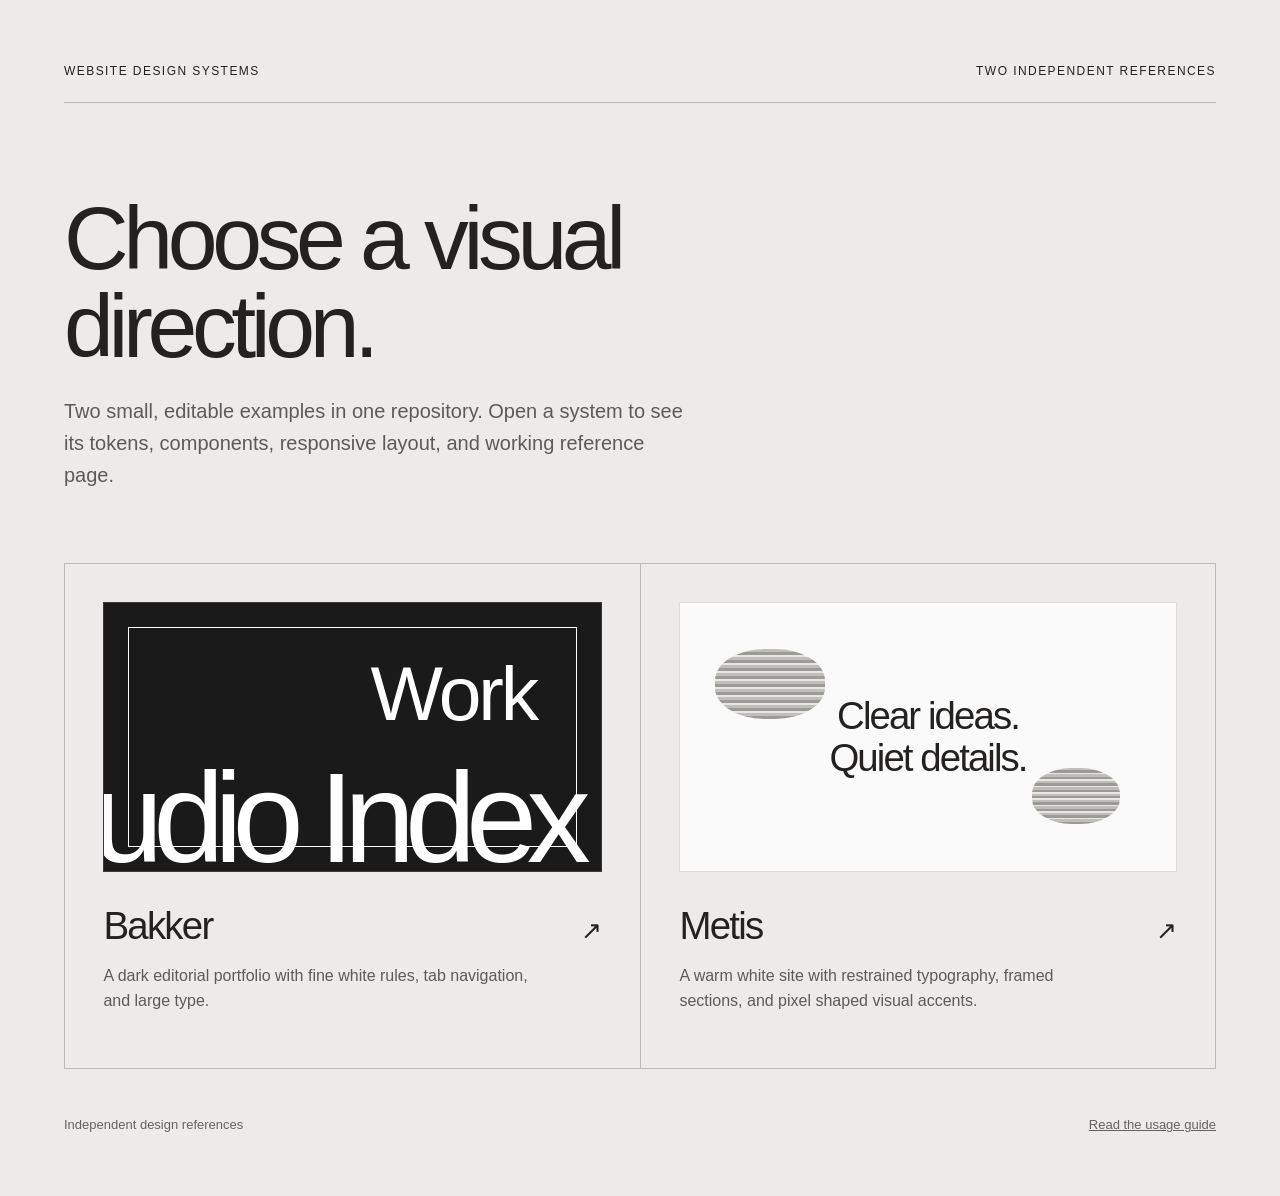
<file: index.html>
<!doctype html>
<html lang="en">
<head>
  <meta charset="utf-8">
  <meta name="viewport" content="width=device-width, initial-scale=1">
  <meta name="description" content="Two standalone website design systems inspired by the Bakker portfolio and Metis website.">
  <title>Website design systems — Bakker / Metis</title>
  <style>
    :root { color-scheme: light; font-family: Helvetica, Arial, sans-serif; }
    * { box-sizing: border-box; }
    body { margin: 0; background: #ecebea; color: #242220; }
    a { color: inherit; }
    a:focus-visible { outline: 2px solid currentColor; outline-offset: 4px; }
    .wrap { max-width: 1360px; margin: auto; padding: clamp(24px, 5vw, 72px); }
    header { display: flex; align-items: baseline; justify-content: space-between; gap: 24px; border-bottom: 1px solid #bab8b5; padding-bottom: 24px; }
    .eyebrow, .meta { font-size: 12px; letter-spacing: .12em; text-transform: uppercase; }
    h1 { max-width: 820px; margin: 92px 0 24px; font-size: clamp(48px, 7vw, 104px); font-weight: 400; letter-spacing: -.06em; line-height: .98; }
    .intro { max-width: 620px; margin: 0 0 72px; color: #5d5b58; font-size: clamp(16px, 1.6vw, 20px); line-height: 1.6; }
    .grid { display: grid; grid-template-columns: repeat(2, minmax(0, 1fr)); border: 1px solid #bab8b5; }
    .card { display: flex; flex-direction: column; min-height: 480px; padding: clamp(24px, 3vw, 42px); text-decoration: none; transition: transform .2s ease; }
    .card + .card { border-left: 1px solid #bab8b5; }
    .card:hover .visit { transform: translateX(5px); }
    .preview { position: relative; flex: 1; min-height: 270px; overflow: hidden; margin-bottom: 32px; }
    .bakker .preview { background: #1a1a1a; color: white; border: 1px solid #383838; }
    .bakker .preview::before { content: ""; position: absolute; inset: 24px; border: 1px solid #fff; }
    .bakker .preview::after { content: "Work"; position: absolute; right: 13%; top: 17%; font-size: clamp(48px, 6vw, 90px); letter-spacing: -.04em; }
    .bakker .preview span { position: absolute; right: 20px; bottom: -20px; font-size: clamp(70px, 10vw, 150px); white-space: nowrap; letter-spacing: -.08em; }
    .metis .preview { display: grid; place-items: center; background: #fafafa; border: 1px solid #dedcda; }
    .metis .preview::before, .metis .preview::after { content: ""; position: absolute; width: 110px; height: 70px; border-radius: 45%; background: repeating-linear-gradient(0deg, #74716d 0 3px, #a7a49f 3px 6px, #e0dedb 6px 8px); opacity: .7; }
    .metis .preview::before { top: 17%; left: 7%; }
    .metis .preview::after { bottom: 15%; right: 9%; transform: scale(.8); }
    .metis .preview span { z-index: 1; max-width: 400px; padding: 24px; text-align: center; font-size: clamp(31px, 3vw, 51px); letter-spacing: -.05em; line-height: 1.1; }
    .label { display: flex; justify-content: space-between; gap: 20px; align-items: baseline; }
    h2 { margin: 0; font-size: clamp(28px, 3vw, 42px); font-weight: 400; letter-spacing: -.045em; }
    .visit { font-size: 25px; transition: transform .2s ease; }
    .description { max-width: 430px; color: #5d5b58; line-height: 1.55; }
    footer { display: flex; justify-content: space-between; gap: 20px; margin-top: 48px; color: #65635f; font-size: 13px; }
    @media (max-width: 760px) { .grid { grid-template-columns: 1fr; } .card + .card { border-left: 0; border-top: 1px solid #bab8b5; } .card { min-height: 420px; } h1 { margin-top: 68px; } }
    @media (prefers-reduced-motion: reduce) { * { transition-duration: 0s !important; } }
  </style>
</head>
<body>
  <div class="wrap">
    <header><span class="eyebrow">Website design systems</span><span class="meta">Two independent references</span></header>
    <main>
      <h1>Choose a visual direction.</h1>
      <p class="intro">Two small, editable examples in one repository. Open a system to see its tokens, components, responsive layout, and working reference page.</p>
      <div class="grid">
        <a class="card bakker" href="systems/bakker/" aria-label="Explore the Bakker design system">
          <div class="preview" aria-hidden="true"><span>Studio Index</span></div>
          <div class="label"><h2>Bakker</h2><span class="visit" aria-hidden="true">↗</span></div>
          <p class="description">A dark editorial portfolio with fine white rules, tab navigation, and large type.</p>
        </a>
        <a class="card metis" href="systems/metis/" aria-label="Explore the Metis design system">
          <div class="preview" aria-hidden="true"><span>Clear ideas.<br>Quiet details.</span></div>
          <div class="label"><h2>Metis</h2><span class="visit" aria-hidden="true">↗</span></div>
          <p class="description">A warm white site with restrained typography, framed sections, and pixel shaped visual accents.</p>
        </a>
      </div>
    </main>
    <footer><span>Independent design references</span><a href="README.md">Read the usage guide</a></footer>
  </div>
</body>
</html>
</file>
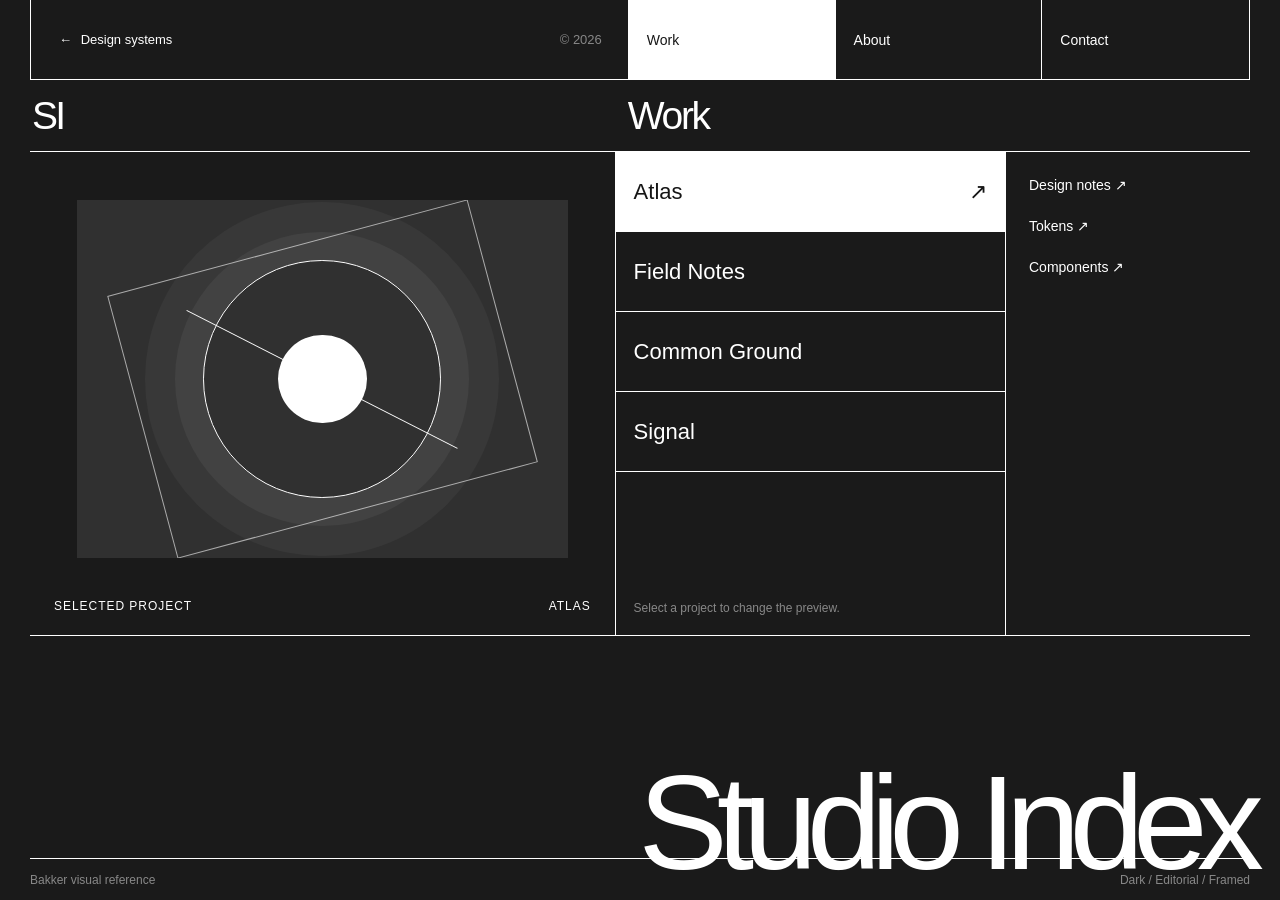
<file: systems/bakker/index.html>
<!doctype html>
<html lang="en">
<head>
  <meta charset="utf-8">
  <meta name="viewport" content="width=device-width, initial-scale=1">
  <meta name="description" content="Copyable dark editorial portfolio design reference.">
  <title>Bakker design system — Website design systems</title>
  <link rel="stylesheet" href="tokens.css">
  <link rel="stylesheet" href="components.css">
  <script src="demo.js" defer></script>
</head>
<body>
  <a class="skip-link" href="#main">Skip to content</a>
  <div class="bk-shell">
    <header class="bk-header">
      <a class="bk-back" href="../../" aria-label="All design systems">← <span>Design systems</span></a>
      <span class="bk-year">© 2026</span>
      <nav class="bk-tabs" role="tablist" aria-label="Portfolio sections">
        <button class="bk-tab" id="tab-work" type="button" role="tab" aria-controls="panel-work" aria-selected="true" tabindex="0" data-tab="work">Work</button>
        <button class="bk-tab" id="tab-about" type="button" role="tab" aria-controls="panel-about" aria-selected="false" tabindex="-1" data-tab="about">About</button>
        <button class="bk-tab" id="tab-contact" type="button" role="tab" aria-controls="panel-contact" aria-selected="false" tabindex="-1" data-tab="contact">Contact</button>
      </nav>
    </header>

    <div class="bk-heading-row">
      <span class="bk-monogram" aria-label="Studio Index">SI</span>
      <h1 id="section-title">Work</h1>
    </div>

    <main id="main" class="bk-main">
      <div class="bk-tab-panels">
        <section class="bk-panel" id="panel-work" role="tabpanel" aria-labelledby="tab-work" data-panel="work">
          <div class="bk-work-grid">
            <div class="bk-preview" aria-label="Selected project preview">
              <div class="bk-preview-art" id="project-art" data-art="01" aria-hidden="true"><span class="bk-art-orbit"></span><span class="bk-art-core"></span></div>
              <div class="bk-preview-caption"><span>Selected project</span><strong id="project-preview-title">Atlas</strong></div>
            </div>
            <div class="bk-project-list" aria-label="Sample projects">
              <button class="bk-project" type="button" data-project="Atlas" data-art="01" aria-pressed="true"><span>Atlas</span><span aria-hidden="true">↗</span></button>
              <button class="bk-project" type="button" data-project="Field Notes" data-art="02" aria-pressed="false"><span>Field Notes</span><span aria-hidden="true">↗</span></button>
              <button class="bk-project" type="button" data-project="Common Ground" data-art="03" aria-pressed="false"><span>Common Ground</span><span aria-hidden="true">↗</span></button>
              <button class="bk-project" type="button" data-project="Signal" data-art="04" aria-pressed="false"><span>Signal</span><span aria-hidden="true">↗</span></button>
              <div class="bk-project-note">Select a project to change the preview.</div>
            </div>
            <aside class="bk-links" aria-label="Reference details">
              <a href="README.md">Design notes ↗</a>
              <a href="tokens.css">Tokens ↗</a>
              <a href="components.css">Components ↗</a>
            </aside>
          </div>
        </section>

        <section class="bk-panel bk-text-panel" id="panel-about" role="tabpanel" aria-labelledby="tab-about" data-panel="about" hidden>
          <div class="bk-text-intro"><span class="bk-index">01 / About</span><h2>Considered work,<br>clear structure.</h2></div>
          <div class="bk-text-copy"><p>This example shows the portfolio system's broad margins, crisp rules, modest labels, and unusually large display type.</p><p>Use it for work that needs breathing room and a direct, editorial voice.</p></div>
        </section>

        <section class="bk-panel bk-text-panel" id="panel-contact" role="tabpanel" aria-labelledby="tab-contact" data-panel="contact" hidden>
          <div class="bk-text-intro"><span class="bk-index">02 / Contact</span><h2>Start a<br>conversation.</h2></div>
          <div class="bk-text-copy"><p>This is a sample contact state. Replace these details with your own before publishing a new site.</p><p class="bk-contact-rule">Your name<br>Your email<br>Your location</p></div>
        </section>
      </div>
      <div class="bk-signature" aria-hidden="true">Studio Index</div>
    </main>
    <footer class="bk-footer"><span>Bakker visual reference</span><span>Dark / Editorial / Framed</span></footer>
  </div>
</body>
</html>
</file>
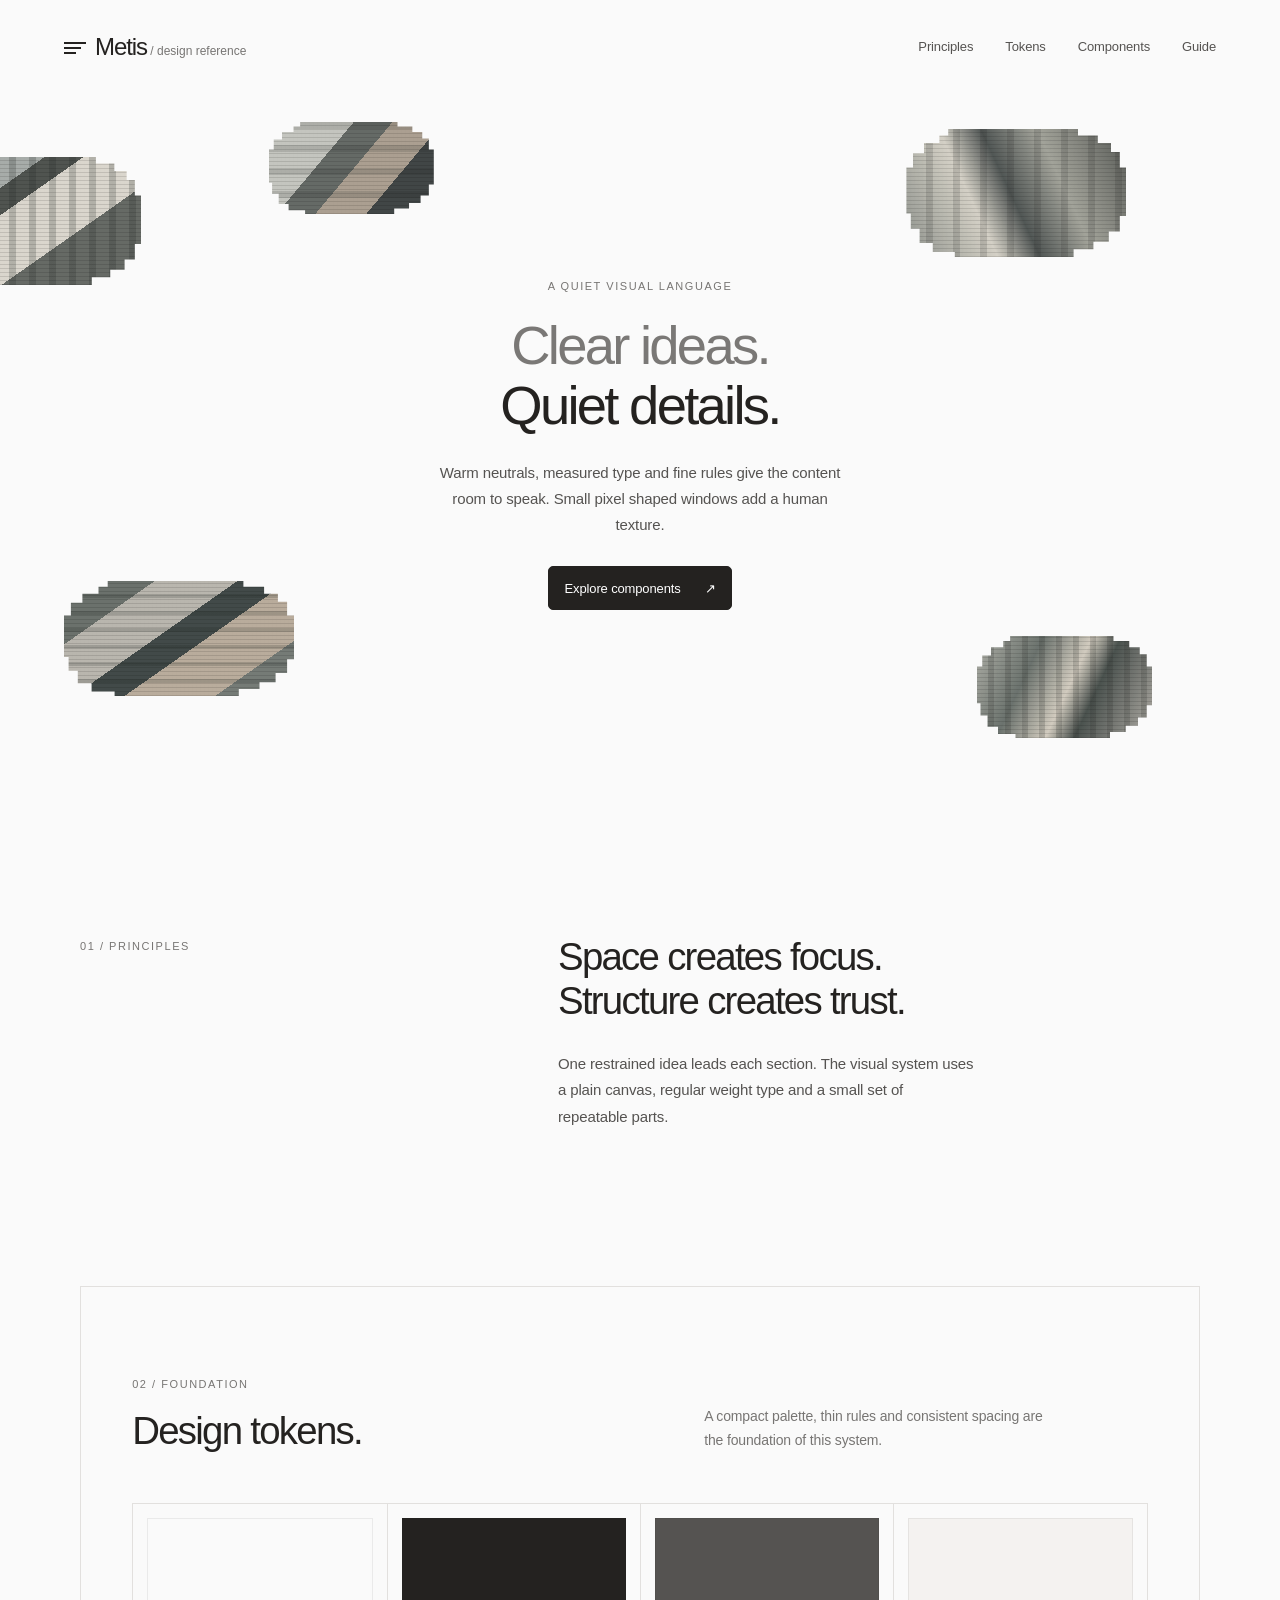
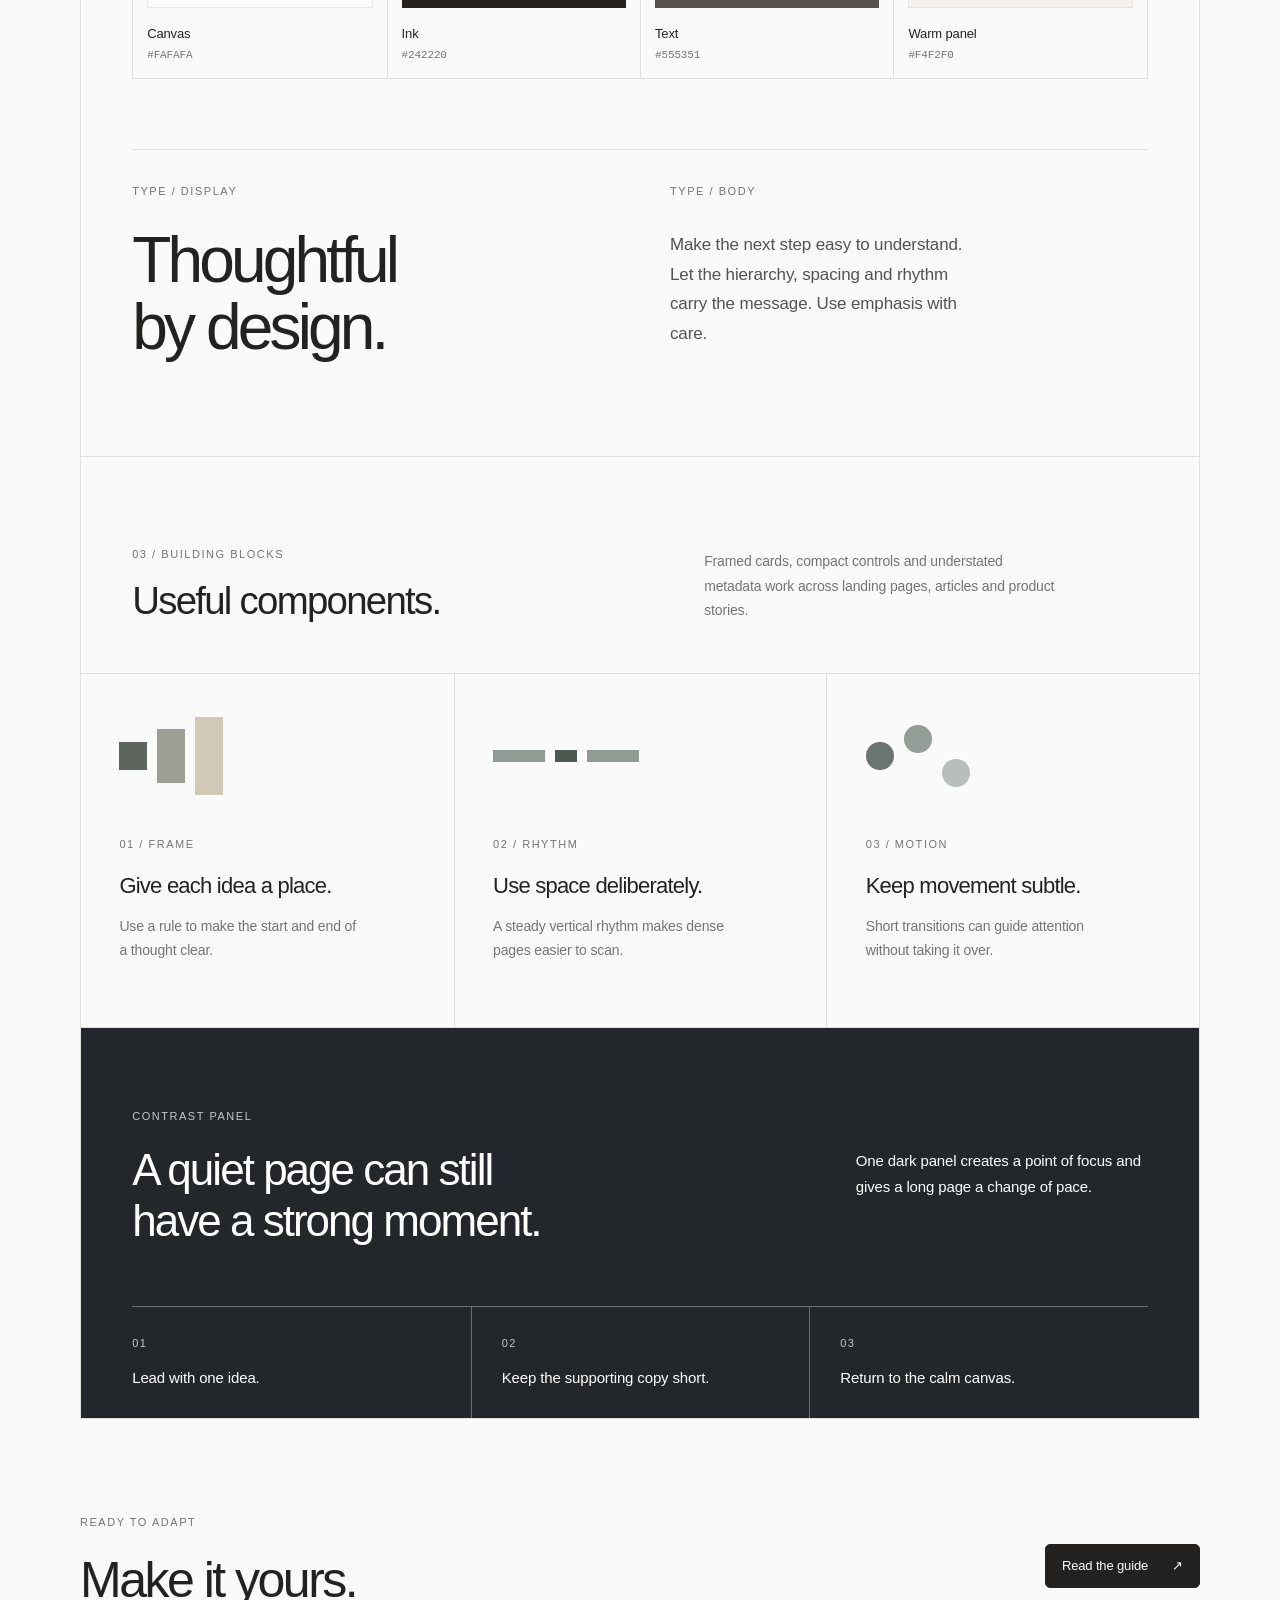
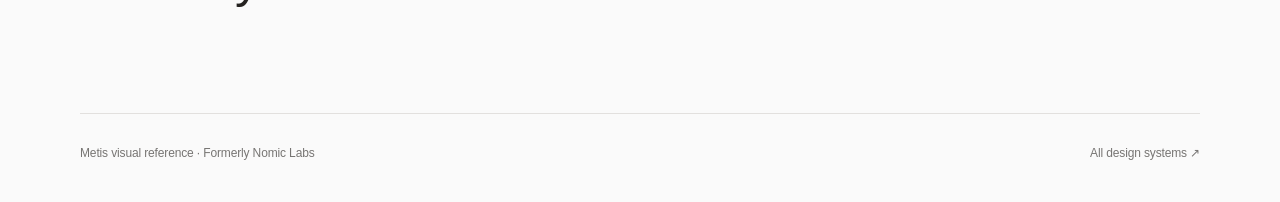
<file: systems/metis/index.html>
<!doctype html>
<html lang="en">
<head>
  <meta charset="utf-8">
  <meta name="viewport" content="width=device-width, initial-scale=1">
  <meta name="description" content="Copyable light, framed website design reference inspired by the Metis website.">
  <title>Metis design system — Website design systems</title>
  <link rel="stylesheet" href="tokens.css">
  <link rel="stylesheet" href="components.css">
</head>
<body>
  <a class="mt-skip" href="#main">Skip to content</a>
  <header class="mt-header">
    <a class="mt-back" href="../../" aria-label="All design systems"><span class="mt-mark" aria-hidden="true"><i></i><i></i><i></i></span><span>Metis<span class="mt-reference"> / design reference</span></span></a>
    <nav class="mt-nav" aria-label="Design system sections">
      <a href="#principles">Principles</a>
      <a href="#tokens">Tokens</a>
      <a href="#components">Components</a>
      <a href="README.md">Guide</a>
    </nav>
  </header>

  <main id="main">
    <section class="mt-hero" aria-labelledby="mt-title">
      <div class="mt-portal mt-portal-one" aria-hidden="true"><div class="mt-portal-art mt-art-one"></div></div>
      <div class="mt-portal mt-portal-two" aria-hidden="true"><div class="mt-portal-art mt-art-two"></div></div>
      <div class="mt-portal mt-portal-three" aria-hidden="true"><div class="mt-portal-art mt-art-three"></div></div>
      <div class="mt-portal mt-portal-four" aria-hidden="true"><div class="mt-portal-art mt-art-four"></div></div>
      <div class="mt-portal mt-portal-five" aria-hidden="true"><div class="mt-portal-art mt-art-five"></div></div>
      <div class="mt-hero-copy">
        <p class="mt-kicker">A quiet visual language</p>
        <h1 id="mt-title"><span>Clear ideas.</span><br>Quiet details.</h1>
        <p>Warm neutrals, measured type and fine rules give the content room to speak. Small pixel shaped windows add a human texture.</p>
        <a class="mt-button" href="#components">Explore components <span aria-hidden="true">↗</span></a>
      </div>
    </section>

    <section class="mt-statement mt-width" id="principles" aria-labelledby="principles-title">
      <div class="mt-statement-label"><span class="mt-kicker">01 / Principles</span></div>
      <div><h2 id="principles-title">Space creates focus.<br>Structure creates trust.</h2><p>One restrained idea leads each section. The visual system uses a plain canvas, regular weight type and a small set of repeatable parts.</p></div>
    </section>

    <div class="mt-frame mt-width">
      <section class="mt-section" id="tokens" aria-labelledby="tokens-title">
        <div class="mt-section-heading"><div><p class="mt-kicker">02 / Foundation</p><h2 id="tokens-title">Design tokens.</h2></div><p>A compact palette, thin rules and consistent spacing are the foundation of this system.</p></div>
        <div class="mt-swatches" aria-label="Color tokens">
          <div class="mt-swatch"><div class="mt-swatch-color mt-swatch-canvas"></div><strong>Canvas</strong><code>#FAFAFA</code></div>
          <div class="mt-swatch"><div class="mt-swatch-color mt-swatch-ink"></div><strong>Ink</strong><code>#242220</code></div>
          <div class="mt-swatch"><div class="mt-swatch-color mt-swatch-text"></div><strong>Text</strong><code>#555351</code></div>
          <div class="mt-swatch"><div class="mt-swatch-color mt-swatch-panel"></div><strong>Warm panel</strong><code>#F4F2F0</code></div>
        </div>
        <div class="mt-type-specimen"><div><span class="mt-kicker">Type / Display</span><p class="mt-display">Thoughtful<br>by design.</p></div><div><span class="mt-kicker">Type / Body</span><p class="mt-body-sample">Make the next step easy to understand. Let the hierarchy, spacing and rhythm carry the message. Use emphasis with care.</p></div></div>
      </section>

      <section class="mt-section mt-components-section" id="components" aria-labelledby="components-title">
        <div class="mt-section-heading"><div><p class="mt-kicker">03 / Building blocks</p><h2 id="components-title">Useful components.</h2></div><p>Framed cards, compact controls and understated metadata work across landing pages, articles and product stories.</p></div>
        <div class="mt-component-grid">
          <article class="mt-feature"><div class="mt-feature-visual mt-feature-visual-one" aria-hidden="true"><span></span><span></span><span></span></div><p class="mt-kicker">01 / Frame</p><h3>Give each idea a place.</h3><p>Use a rule to make the start and end of a thought clear.</p></article>
          <article class="mt-feature"><div class="mt-feature-visual mt-feature-visual-two" aria-hidden="true"><span></span><span></span><span></span></div><p class="mt-kicker">02 / Rhythm</p><h3>Use space deliberately.</h3><p>A steady vertical rhythm makes dense pages easier to scan.</p></article>
          <article class="mt-feature"><div class="mt-feature-visual mt-feature-visual-three" aria-hidden="true"><span></span><span></span><span></span></div><p class="mt-kicker">03 / Motion</p><h3>Keep movement subtle.</h3><p>Short transitions can guide attention without taking it over.</p></article>
        </div>
      </section>

      <section class="mt-contrast" aria-labelledby="contrast-title">
        <div><p class="mt-kicker">Contrast panel</p><h2 id="contrast-title">A quiet page can still<br>have a strong moment.</h2></div>
        <p>One dark panel creates a point of focus and gives a long page a change of pace.</p>
        <div class="mt-contrast-details"><div><span>01</span><p>Lead with one idea.</p></div><div><span>02</span><p>Keep the supporting copy short.</p></div><div><span>03</span><p>Return to the calm canvas.</p></div></div>
      </section>
    </div>

    <section class="mt-closing mt-width"><div><p class="mt-kicker">Ready to adapt</p><h2>Make it yours.</h2></div><a class="mt-button" href="README.md">Read the guide <span aria-hidden="true">↗</span></a></section>
  </main>
  <footer class="mt-footer mt-width"><span>Metis visual reference · Formerly Nomic Labs</span><a href="../../">All design systems ↗</a></footer>
</body>
</html>
</file>
<file: systems/bakker/tokens.css>
:root {
  color-scheme: dark;
  --bk-canvas: #1a1a1a;
  --bk-ink: #ffffff;
  --bk-muted: #888888;
  --bk-rule: #ffffff;
  --bk-panel: #252525;
  --bk-inverse-ink: #161616;
  --bk-page-gutter: clamp(18px, 2.35vw, 30px);
  --bk-header-height: 80px;
  --bk-list-width: 32%;
  --bk-links-width: 20%;
  --bk-body-font: Inter, Helvetica, Arial, sans-serif;
  --bk-ease: cubic-bezier(.2, .7, .2, 1);
}
</file>
<file: systems/bakker/components.css>
* { box-sizing: border-box; }
html { scroll-behavior: smooth; }
body { margin: 0; background: var(--bk-canvas); color: var(--bk-ink); font-family: var(--bk-body-font); -webkit-font-smoothing: antialiased; }
button, a { font: inherit; }
button { cursor: pointer; }
a { color: inherit; }
:focus-visible { outline: 2px solid var(--bk-ink); outline-offset: 3px; }
.skip-link { position: absolute; z-index: 100; top: -80px; left: var(--bk-page-gutter); padding: 12px; background: var(--bk-ink); color: var(--bk-inverse-ink); }
.skip-link:focus { top: 8px; }
.bk-shell { display: flex; flex-direction: column; min-height: 100svh; padding: 0 var(--bk-page-gutter); overflow: hidden; }
.bk-header { display: grid; grid-template-columns: 1fr auto minmax(420px, 51%); height: var(--bk-header-height); border: 1px solid var(--bk-rule); border-top: 0; }
.bk-back { align-self: center; width: max-content; padding-left: 28px; color: var(--bk-ink); text-decoration: none; font-size: 13px; }
.bk-back span { margin-left: 5px; }
.bk-back:hover span { text-decoration: underline; text-underline-offset: 4px; }
.bk-year { align-self: center; padding: 0 26px; color: var(--bk-muted); font-size: 13px; white-space: nowrap; }
.bk-tabs { display: grid; grid-template-columns: repeat(3, 1fr); border-left: 1px solid var(--bk-rule); }
.bk-tab { border: 0; border-right: 1px solid var(--bk-rule); background: transparent; color: var(--bk-ink); padding: 0 18px; text-align: left; font-size: 14px; transition: background .28s var(--bk-ease), color .28s var(--bk-ease); }
.bk-tab:last-child { border-right: 0; }
.bk-tab:hover, .bk-tab[aria-selected="true"] { background: var(--bk-ink); color: var(--bk-inverse-ink); }
.bk-tab:focus-visible { outline: 2px solid var(--bk-ink); outline-offset: -4px; }
.bk-heading-row { display: grid; grid-template-columns: 1fr 51%; align-items: center; min-height: 72px; border-bottom: 1px solid var(--bk-rule); }
.bk-monogram { padding-left: 2px; font-size: 39px; font-weight: 400; letter-spacing: -.07em; }
.bk-heading-row h1 { margin: 0; font-size: 39px; font-weight: 400; letter-spacing: -.06em; }
.bk-main { position: relative; display: flex; flex-direction: column; flex: 1; min-height: 600px; }
.bk-tab-panels { flex: 1; }
.bk-panel { min-height: 484px; }
.bk-panel[hidden] { display: none; }
.bk-work-grid { display: grid; grid-template-columns: minmax(0, 1fr) var(--bk-list-width) var(--bk-links-width); min-height: 484px; border-bottom: 1px solid var(--bk-rule); }
.bk-preview { position: relative; min-width: 0; overflow: hidden; border-right: 1px solid var(--bk-rule); }
.bk-preview-art { position: absolute; inset: 10% 8% 16%; display: grid; place-items: center; overflow: hidden; background: #303030; transition: background .3s ease; }
.bk-preview-art::before, .bk-preview-art::after { content: ""; position: absolute; }
.bk-preview-art::before { inset: 12%; border: 1px solid #aaa; transform: rotate(-15deg); }
.bk-preview-art::after { width: 48%; aspect-ratio: 1; border: 1px solid #fff; border-radius: 50%; box-shadow: 0 0 0 28px #ffffff0d, 0 0 0 58px #ffffff0a; }
.bk-art-orbit { position: absolute; width: 62%; height: 1px; background: #fff; transform: rotate(27deg); }
.bk-art-core { width: 18%; aspect-ratio: 1; z-index: 1; background: #fff; border-radius: 50%; }
.bk-preview-art[data-art="02"] { background: #252c2b; }
.bk-preview-art[data-art="02"]::before { inset: 20% 10%; transform: rotate(0); border-color: #cbd9d4; }
.bk-preview-art[data-art="02"]::after { width: 36%; aspect-ratio: .7; border-radius: 0; transform: rotate(25deg); }
.bk-preview-art[data-art="02"] .bk-art-core { border-radius: 0; transform: rotate(-20deg); background: #cad9d4; }
.bk-preview-art[data-art="03"] { background: #39352d; }
.bk-preview-art[data-art="03"]::after { width: 26%; border-radius: 4px; transform: rotate(45deg); }
.bk-preview-art[data-art="03"] .bk-art-core { border-radius: 3px; background: #d9cfb7; }
.bk-preview-art[data-art="04"] { background: #23283d; }
.bk-preview-art[data-art="04"]::before { transform: rotate(45deg); }
.bk-preview-art[data-art="04"] .bk-art-orbit { transform: rotate(-28deg); }
.bk-preview-caption { position: absolute; right: 24px; bottom: 22px; left: 24px; display: flex; justify-content: space-between; gap: 20px; font-size: 12px; text-transform: uppercase; letter-spacing: .08em; }
.bk-preview-caption strong { font-weight: 400; }
.bk-project-list { display: flex; flex-direction: column; min-width: 0; border-right: 1px solid var(--bk-rule); }
.bk-project { display: flex; justify-content: space-between; gap: 10px; align-items: center; width: 100%; min-height: 80px; padding: 14px 18px; border: 0; border-bottom: 1px solid var(--bk-rule); background: transparent; color: var(--bk-ink); text-align: left; font-size: clamp(17px, 1.75vw, 22px); transition: background .25s var(--bk-ease), color .25s var(--bk-ease); }
.bk-project > span:last-child { opacity: 0; transition: opacity .25s ease; }
.bk-project:hover, .bk-project[aria-pressed="true"] { background: var(--bk-ink); color: var(--bk-inverse-ink); }
.bk-project:hover > span:last-child, .bk-project[aria-pressed="true"] > span:last-child { opacity: 1; }
.bk-project-note { margin-top: auto; padding: 18px; color: var(--bk-muted); font-size: 12px; line-height: 1.4; }
.bk-links { display: flex; flex-direction: column; gap: 25px; padding: 25px 23px; font-size: 14px; }
.bk-links a { width: fit-content; text-decoration: none; }
.bk-links a:hover { text-decoration: underline; text-underline-offset: 4px; }
.bk-text-panel { display: grid; grid-template-columns: minmax(0, 1fr) calc(var(--bk-list-width) + var(--bk-links-width)); border-bottom: 1px solid var(--bk-rule); }
.bk-text-intro { padding: clamp(32px, 5vw, 70px) 24px; border-right: 1px solid var(--bk-rule); }
.bk-index { color: var(--bk-muted); font-size: 12px; letter-spacing: .1em; text-transform: uppercase; }
.bk-text-intro h2 { max-width: 700px; margin: 70px 0 0; font-size: clamp(54px, 6vw, 100px); font-weight: 400; line-height: .98; letter-spacing: -.065em; }
.bk-text-copy { padding: clamp(32px, 5vw, 70px) clamp(26px, 4vw, 60px); font-size: 18px; line-height: 1.65; }
.bk-text-copy p { max-width: 42ch; margin: 0 0 24px; }
.bk-contact-rule { padding-top: 24px; border-top: 1px solid var(--bk-rule); color: var(--bk-muted); }
.bk-signature { pointer-events: none; align-self: flex-end; margin: auto -3px -31px 0; font-size: clamp(74px, 10.5vw, 168px); line-height: 1; white-space: nowrap; font-weight: 400; letter-spacing: -.082em; }
.bk-footer { display: flex; justify-content: space-between; gap: 20px; min-height: 42px; padding-top: 14px; border-top: 1px solid var(--bk-rule); color: var(--bk-muted); font-size: 12px; }
@media (max-width: 940px) {
  .bk-header { grid-template-columns: 1fr auto; height: auto; min-height: 72px; }
  .bk-year { display: none; }
  .bk-tabs { min-width: 440px; }
  .bk-heading-row { grid-template-columns: 48% 52%; }
  .bk-work-grid { grid-template-columns: minmax(0, 1fr) 52%; }
  .bk-links { grid-column: 1 / -1; flex-direction: row; border-top: 1px solid var(--bk-rule); }
  .bk-project-list { border-right: 0; }
}
@media (max-width: 640px) {
  .bk-shell { overflow: visible; }
  .bk-header { grid-template-columns: 1fr; border: 0; }
  .bk-back { min-height: 58px; padding-left: 0; }
  .bk-tabs { min-width: 0; height: 58px; border: 1px solid var(--bk-rule); }
  .bk-heading-row { min-height: 68px; grid-template-columns: 1fr 1fr; }
  .bk-heading-row h1, .bk-monogram { font-size: 32px; }
  .bk-main { min-height: 0; }
  .bk-work-grid { grid-template-columns: 1fr; }
  .bk-preview { min-height: 320px; border-right: 0; border-bottom: 1px solid var(--bk-rule); }
  .bk-project-list { border-right: 0; }
  .bk-project { min-height: 69px; }
  .bk-links { justify-content: space-between; gap: 12px; padding: 22px 0; font-size: 12px; }
  .bk-text-panel { grid-template-columns: 1fr; }
  .bk-text-intro { min-height: 340px; border-right: 0; border-bottom: 1px solid var(--bk-rule); }
  .bk-text-intro h2 { margin-top: 50px; }
  .bk-text-copy { padding: 32px 0 70px; }
  .bk-signature { margin-bottom: -12px; font-size: clamp(67px, 16vw, 104px); }
  .bk-footer { font-size: 10px; }
}
@media (prefers-reduced-motion: reduce) { html { scroll-behavior: auto; } *, *::before, *::after { transition-duration: 0s !important; animation-duration: 0s !important; } }
</file>
<file: systems/metis/tokens.css>
:root {
  color-scheme: light;
  --mt-canvas: #fafafa;
  --mt-ink: #242220;
  --mt-text: #555351;
  --mt-muted: #777573;
  --mt-rule: #e2e0de;
  --mt-warm-panel: #f4f2f0;
  --mt-charcoal: #23272b;
  --mt-content-width: 1120px;
  --mt-page-gutter: clamp(24px, 5vw, 64px);
  --mt-section-space: clamp(52px, 7vw, 100px);
  --mt-body-font: Helvetica, Arial, sans-serif;
  --mt-ease: cubic-bezier(.2, .7, .2, 1);
}
</file>
<file: systems/metis/components.css>
* { box-sizing: border-box; }
html { scroll-behavior: smooth; }
body { margin: 0; background: var(--mt-canvas); color: var(--mt-text); font-family: var(--mt-body-font); font-size: 14px; line-height: 1.5; letter-spacing: -.01em; -webkit-font-smoothing: antialiased; }
body, button, a { font-family: var(--mt-body-font); }
a { color: inherit; text-decoration: none; }
a:focus-visible { outline: 2px solid var(--mt-ink); outline-offset: 4px; }
h1, h2, h3, p { margin-top: 0; }
h1, h2, h3 { color: var(--mt-ink); font-weight: 400; }
.mt-width { width: min(var(--mt-content-width), calc(100% - 2 * var(--mt-page-gutter))); margin-inline: auto; }
.mt-skip { position: absolute; z-index: 100; top: -80px; left: var(--mt-page-gutter); padding: 12px; background: var(--mt-ink); color: white; }
.mt-skip:focus { top: 8px; }
.mt-header { position: relative; z-index: 5; display: flex; align-items: center; justify-content: space-between; gap: 32px; min-height: 94px; padding: 24px var(--mt-page-gutter); }
.mt-back { display: inline-flex; align-items: center; gap: 9px; color: var(--mt-ink); font-size: 24px; letter-spacing: -.045em; white-space: nowrap; }
.mt-reference { color: var(--mt-muted); font-size: 12px; letter-spacing: 0; }
.mt-mark { display: grid; gap: 3px; transform: translateY(1px); }
.mt-mark i { display: block; width: 22px; height: 2px; background: var(--mt-ink); }
.mt-mark i:nth-child(2) { width: 17px; }
.mt-mark i:nth-child(3) { width: 12px; }
.mt-nav { display: flex; flex-wrap: wrap; gap: clamp(16px, 2.5vw, 36px); font-size: 13px; }
.mt-nav a:hover, .mt-footer a:hover { text-decoration: underline; text-underline-offset: 4px; }
.mt-hero { position: relative; display: grid; place-items: center; min-height: min(700px, calc(100svh - 94px)); overflow: hidden; padding: 130px var(--mt-page-gutter); isolation: isolate; }
.mt-hero-copy { position: relative; z-index: 2; width: min(100%, 580px); text-align: center; }
.mt-kicker { color: var(--mt-muted); font-size: 11px; font-weight: 400; letter-spacing: .14em; text-transform: uppercase; }
.mt-hero-copy .mt-kicker { margin-bottom: 22px; }
.mt-hero h1 { margin-bottom: 24px; font-size: clamp(38px, 4.25vw, 58px); line-height: 1.1; letter-spacing: -.05em; }
.mt-hero h1 span { color: #7a7876; }
.mt-hero-copy > p:not(.mt-kicker) { max-width: 48ch; margin: 0 auto 28px; font-size: 15px; line-height: 1.75; }
.mt-button { display: inline-flex; justify-content: center; align-items: center; gap: 24px; min-height: 44px; padding: 10px 16px; border: 1px solid var(--mt-ink); border-radius: 5px; background: var(--mt-ink); color: white; font-size: 13px; transition: transform .18s var(--mt-ease), background .18s ease; }
.mt-button:hover { transform: translateY(-2px); background: #474543; }
.mt-portal { position: absolute; z-index: 1; width: 220px; height: 128px; overflow: hidden; clip-path: polygon(19% 0, 78% 0, 78% 5%, 87% 5%, 87% 11%, 93% 11%, 93% 18%, 97% 18%, 97% 30%, 100% 30%, 100% 68%, 97% 68%, 97% 80%, 92% 80%, 92% 88%, 85% 88%, 85% 94%, 76% 94%, 76% 100%, 22% 100%, 22% 96%, 12% 96%, 12% 89%, 6% 89%, 6% 78%, 2% 78%, 2% 66%, 0 66%, 0 30%, 3% 30%, 3% 19%, 8% 19%, 8% 11%, 15% 11%, 15% 5%, 19% 5%); filter: saturate(.55); }
.mt-portal::after { content: ""; position: absolute; inset: 0; background: repeating-linear-gradient(0deg, #0000001d 0 1px, transparent 1px 4px), repeating-linear-gradient(90deg, #fafafa21 0 1px, transparent 1px 4px); mix-blend-mode: multiply; }
.mt-portal-art { position: absolute; inset: 0; background-size: 12px 12px, 100% 100%; image-rendering: pixelated; }
.mt-art-one { background: repeating-linear-gradient(90deg, transparent 0 13px, #1e282337 13px 20px), linear-gradient(145deg, #a4ada7 0 28%, #4d554e 28% 38%, #ddd6c5 38% 64%, #646b62 64% 100%); }
.mt-art-two { background: repeating-linear-gradient(0deg, transparent 0 16px, #171c1a23 16px 23px), linear-gradient(130deg, #c4c6ba 0 35%, #626b64 35% 51%, #b39e84 51% 72%, #3e4746 72%); }
.mt-art-three { background: repeating-linear-gradient(90deg, transparent 0 20px, #26262428 20px 27px), linear-gradient(65deg, #8a9287, #d7d0bd 33%, #4e5855 48%, #a2a493 68%, #565b53); }
.mt-art-four { background: repeating-linear-gradient(0deg, transparent 0 13px, #111b172b 13px 17px), linear-gradient(145deg, #677269 0 23%, #bbb6a7 23% 44%, #3d4c49 44% 57%, #c2ab8d 57% 80%, #727c74 80%); }
.mt-art-five { background: repeating-linear-gradient(90deg, transparent 0 11px, #292c2630 11px 17px), linear-gradient(115deg, #afb0a1, #67746b 30%, #d6cbb4 52%, #46534d 65%, #b5ada0); }
.mt-portal-one { top: 9%; left: -5%; width: 205px; }
.mt-portal-two { top: 4%; left: 21%; width: 165px; height: 92px; }
.mt-portal-three { top: 5%; right: 12%; width: 220px; }
.mt-portal-four { bottom: 14%; left: 5%; width: 230px; height: 115px; }
.mt-portal-five { bottom: 8%; right: 10%; width: 175px; height: 102px; }
.mt-statement { display: grid; grid-template-columns: .4fr .6fr; gap: 50px; padding-block: clamp(90px, 11vw, 170px); }
.mt-statement h2 { margin: 0 0 28px; font-size: clamp(29px, 3vw, 42px); line-height: 1.15; letter-spacing: -.045em; }
.mt-statement p:not(.mt-kicker) { max-width: 50ch; font-size: 15px; line-height: 1.75; }
.mt-frame { border: 1px solid var(--mt-rule); }
.mt-section { padding: var(--mt-section-space) clamp(24px, 4vw, 60px); }
.mt-section + .mt-section, .mt-contrast { border-top: 1px solid var(--mt-rule); }
.mt-section-heading { display: grid; grid-template-columns: 1fr .85fr; align-items: end; gap: 50px; margin-bottom: 50px; }
.mt-section-heading h2 { margin: 16px 0 0; font-size: clamp(28px, 3vw, 40px); letter-spacing: -.045em; line-height: 1.15; }
.mt-section-heading > p { max-width: 45ch; margin: 0; color: var(--mt-muted); line-height: 1.75; }
.mt-swatches { display: grid; grid-template-columns: repeat(4, 1fr); border: 1px solid var(--mt-rule); }
.mt-swatch { display: flex; flex-direction: column; min-width: 0; padding: 14px; }
.mt-swatch + .mt-swatch { border-left: 1px solid var(--mt-rule); }
.mt-swatch-color { height: 90px; margin-bottom: 16px; border: 1px solid #24222012; }
.mt-swatch-canvas { background: var(--mt-canvas); }
.mt-swatch-ink { background: var(--mt-ink); }
.mt-swatch-text { background: var(--mt-text); }
.mt-swatch-panel { background: var(--mt-warm-panel); }
.mt-swatch strong { color: var(--mt-ink); font-size: 13px; font-weight: 400; }
.mt-swatch code { margin-top: 4px; color: var(--mt-muted); font-size: 11px; }
.mt-type-specimen { display: grid; grid-template-columns: 1fr 1fr; gap: 60px; margin-top: 70px; border-top: 1px solid var(--mt-rule); padding-top: 30px; }
.mt-display { margin: 26px 0 0; color: var(--mt-ink); font-size: clamp(40px, 5vw, 72px); letter-spacing: -.06em; line-height: 1.05; }
.mt-body-sample { max-width: 33ch; margin-top: 29px; font-size: 17px; line-height: 1.75; }
.mt-components-section { padding-bottom: 0; }
.mt-component-grid { display: grid; grid-template-columns: repeat(3, 1fr); margin-inline: calc(-1 * clamp(24px, 4vw, 60px)); border-top: 1px solid var(--mt-rule); }
.mt-feature { min-width: 0; padding: 32px clamp(20px, 3vw, 40px) 50px; }
.mt-feature + .mt-feature { border-left: 1px solid var(--mt-rule); }
.mt-feature-visual { position: relative; display: flex; align-items: center; gap: 10px; height: 100px; margin-bottom: 30px; }
.mt-feature-visual span { display: block; width: 28px; height: 28px; background: #5e645e; }
.mt-feature-visual-one span:nth-child(2) { height: 54px; background: #9d9e94; }
.mt-feature-visual-one span:nth-child(3) { height: 78px; background: #d0c9b6; }
.mt-feature-visual-two span { width: 52px; height: 12px; background: #909b94; }
.mt-feature-visual-two span:nth-child(2) { width: 22px; background: #4c5953; }
.mt-feature-visual-three span { border-radius: 50%; background: #69756e; }
.mt-feature-visual-three span:nth-child(2) { transform: translateY(-17px); opacity: .7; }
.mt-feature-visual-three span:nth-child(3) { transform: translateY(17px); opacity: .45; }
.mt-feature h3 { margin: 17px 0 13px; font-size: 22px; letter-spacing: -.035em; }
.mt-feature > p:last-child { max-width: 31ch; color: var(--mt-muted); line-height: 1.7; }
.mt-contrast { display: grid; grid-template-columns: 1fr 1fr; gap: 60px; padding: 80px clamp(24px, 4vw, 60px) 0; background: var(--mt-charcoal); color: #fff; }
.mt-contrast .mt-kicker { color: #c5c9c7; }
.mt-contrast h2 { margin: 20px 0 0; color: #fff; font-size: clamp(28px, 3.6vw, 44px); letter-spacing: -.045em; line-height: 1.16; }
.mt-contrast > p { max-width: 35ch; margin: 40px 0 0 auto; font-size: 15px; line-height: 1.75; }
.mt-contrast-details { grid-column: 1 / -1; display: grid; grid-template-columns: repeat(3, 1fr); border-top: 1px solid #ffffff55; }
.mt-contrast-details > div { padding: 25px 30px 28px; }
.mt-contrast-details > div:first-child { padding-left: 0; }
.mt-contrast-details > div + div { border-left: 1px solid #ffffff55; }
.mt-contrast-details span { color: #c2c6c3; font-size: 11px; letter-spacing: .12em; }
.mt-contrast-details p { margin: 14px 0 0; font-size: 15px; }
.mt-closing { display: flex; align-items: center; justify-content: space-between; gap: 30px; padding-block: 95px; }
.mt-closing h2 { margin: 13px 0 0; font-size: clamp(34px, 4vw, 50px); letter-spacing: -.05em; }
.mt-footer { display: flex; justify-content: space-between; gap: 24px; border-top: 1px solid var(--mt-rule); padding: 30px 0 40px; color: var(--mt-muted); font-size: 12px; }
@media (max-width: 850px) {
  .mt-reference { display: none; }
  .mt-hero { min-height: 650px; }
  .mt-portal-one { top: 14%; }
  .mt-portal-two { top: 8%; left: 35%; }
  .mt-portal-three { right: -8%; }
  .mt-portal-four { bottom: 9%; left: -6%; }
  .mt-portal-five { bottom: 8%; right: -4%; }
}
@media (max-width: 650px) {
  .mt-header { align-items: flex-start; flex-direction: column; min-height: 0; gap: 20px; padding-top: 24px; }
  .mt-nav { width: 100%; justify-content: space-between; gap: 12px; border-bottom: 1px solid var(--mt-rule); padding-bottom: 15px; }
  .mt-nav a { font-size: 12px; }
  .mt-hero { min-height: 670px; padding: 155px 20px 145px; }
  .mt-hero h1 { font-size: clamp(36px, 9vw, 48px); }
  .mt-hero-copy > p:not(.mt-kicker) { max-width: 35ch; }
  .mt-portal { transform: scale(.6); }
  .mt-portal-one { top: 1%; left: -20%; }
  .mt-portal-two { top: 0; left: 34%; }
  .mt-portal-three { top: 4%; right: -23%; }
  .mt-portal-four { bottom: 1%; left: -16%; }
  .mt-portal-five { bottom: 0; right: -17%; }
  .mt-statement, .mt-section-heading, .mt-type-specimen, .mt-contrast { grid-template-columns: 1fr; gap: 18px; }
  .mt-statement { padding-block: 85px; }
  .mt-section-heading { margin-bottom: 34px; }
  .mt-swatches { grid-template-columns: repeat(2, 1fr); }
  .mt-swatch:nth-child(3) { border-left: 0; border-top: 1px solid var(--mt-rule); }
  .mt-swatch:nth-child(4) { border-top: 1px solid var(--mt-rule); }
  .mt-type-specimen { gap: 40px; margin-top: 50px; }
  .mt-component-grid { grid-template-columns: 1fr; }
  .mt-feature + .mt-feature { border-left: 0; border-top: 1px solid var(--mt-rule); }
  .mt-feature { padding-block: 25px; }
  .mt-feature-visual { margin-bottom: 15px; }
  .mt-contrast { padding-top: 55px; }
  .mt-contrast > p { margin: 0 0 25px; }
  .mt-contrast-details { grid-template-columns: 1fr; }
  .mt-contrast-details > div { padding: 20px 0; }
  .mt-contrast-details > div + div { border-left: 0; border-top: 1px solid #ffffff55; }
  .mt-closing { align-items: flex-start; flex-direction: column; padding-block: 70px; }
  .mt-footer { flex-direction: column; }
}
@media (prefers-reduced-motion: reduce) { html { scroll-behavior: auto; } *, *::before, *::after { transition-duration: 0s !important; animation-duration: 0s !important; } }
</file>
